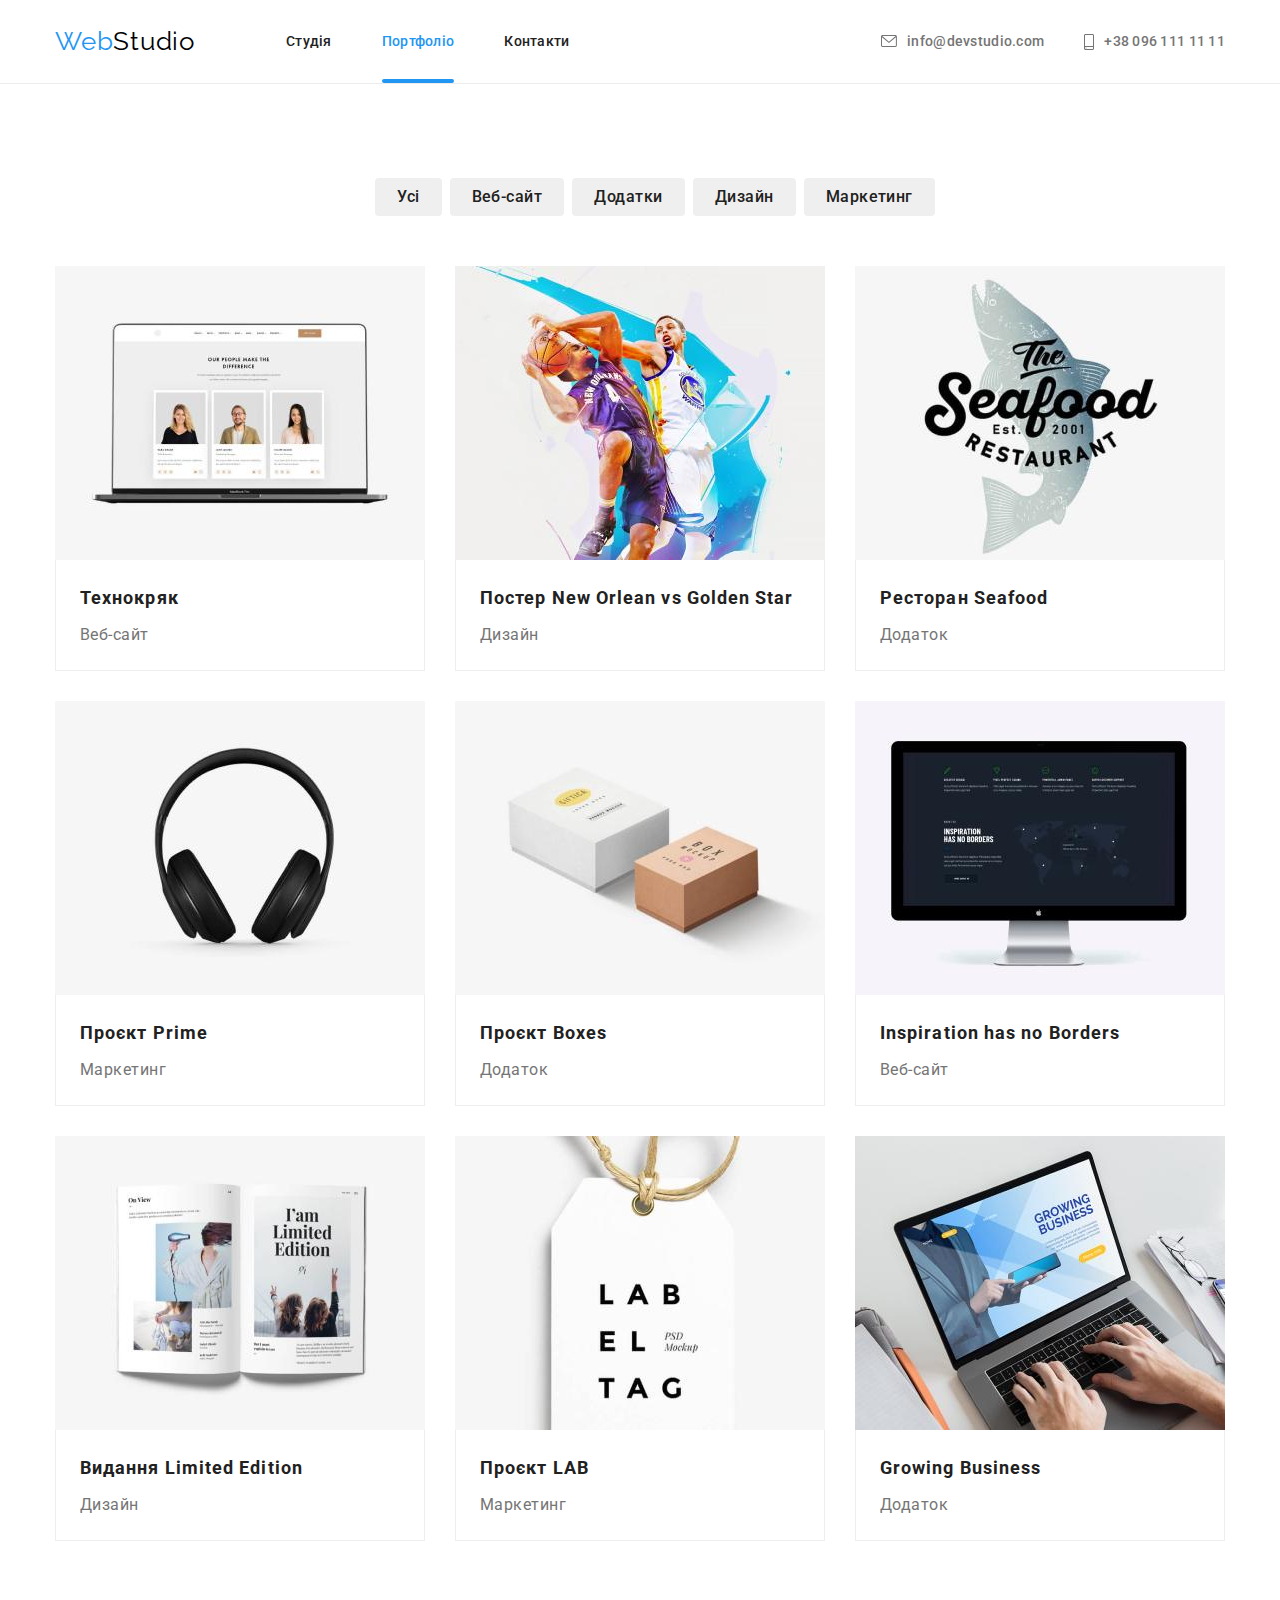
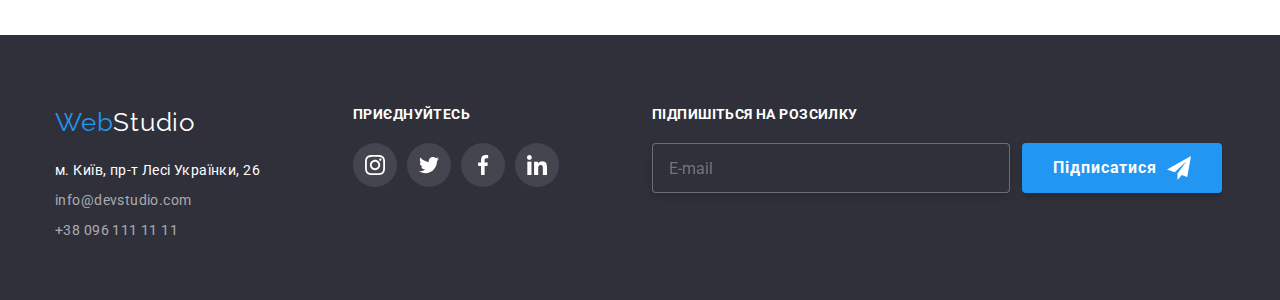
<file: portfolio.html>
<!DOCTYPE html>
<html lang="en">
  <head>
    <meta charset="UTF-8" />
    <meta http-equiv="X-UA-Compatible" content="IE=edge" />
    <meta name="viewport" content="width=device-width, initial-scale=1.0" />
    <title>Document</title>
    <link
      href="https://fonts.googleapis.com/css2?family=Raleway:wght@700&family=Roboto:wght@400;500;700;900&display=swap"
      rel="stylesheet"
    />
    <link
      rel="stylesheet"
      href="https://cdn.jsdelivr.net/npm/modern-normalize@1.1.0/modern-normalize.min.css"
    />
    <link rel="stylesheet" href="./css/main.min.css" />
  </head>
  <body class="page">
    <!-- Шапка -->
    <header class="page-header">
      <div class="container flex">
        <a href="./index.html" class="logo" lang="en"><span class="logo__text">Web</span>Studio</a>
        <nav>
          <ul class="site-nav">
            <li class="site-nav__item">
              <a class="site-nav__link" href="./index.html">Студія</a>
            </li>
            <li class="site-nav__item">
              <a class="site-nav__link current" href="./portfolio.html">Портфоліо</a>
            </li>
            <li class="site-nav__item">
              <div>
                <a class="site-nav__link" href="/">Контакти</a>
              </div>
            </li>
          </ul>
        </nav>
        <ul class="address-nav">
          <li class="address-nav__item">
            <a class="address-nav__email" href="mailto:info@devstudio.com"
              ><svg class="address-nav__pic" width="16" height="12">
                <use href="./img/sprite.svg#envelope"></use></svg
              >info@devstudio.com</a
            >
          </li>
          <li class="address-nav__item">
            <a class="address-nav__tel" href="tel:+380961111111"
              ><svg class="address-nav__pic" width="10" height="16">
                <use href="./img/sprite.svg#smartphone"></use></svg
              >+38 096 111 11 11</a
            >
          </li>
        </ul>
      </div>
    </header>

    <!-- Портфоліо -->
    <main class="portfolio">
      <section class="section">
        <div class="container">
          <h1 class="visually-hidden">Що ми пропонуємо</h1>
          <ul class="portfolio__list container">
            <li class="portfolio__list--item">
              <button class="portfolio__list--btn" type="button" name="Усі">Усі</button>
            </li>
            <li class="portfolio__list--item">
              <button class="portfolio__list--btn" type="button" name="Усі">Веб-сайт</button>
            </li>
            <li class="portfolio__list--item">
              <button class="portfolio__list--btn" type="button" name="Усі">Додатки</button>
            </li>
            <li class="portfolio__list--item">
              <button class="portfolio__list--btn" type="button" name="Усі">Дизайн</button>
            </li>
            <li class="portfolio__list--item">
              <button class="portfolio__list--btn" type="button" name="Усі">Маркетинг</button>
            </li>
          </ul>
        </div>
        <ul class="portfolio-projects container card-set">
          <li class="card-set__item">
            <a class="card-set__link" href="">
              <div class="card-set__pic">
                <img src="./img/portfolio1.jpg" alt="Технокряк" width="370" height="294" />
                <div class="overlay">
                  <p class="overlay__text">
                    Ресурс пропонує комплексні пропозиції з різним рівнем функціоналу та сервісів.
                    Все це дозволить відвідувачу отримати вичерпні відомості про компанію чи
                    приватну особу.
                  </p>
                </div>
              </div>
              <div class="card-set__figcaption">
                <h2 class="card-set__tittle">Технокряк</h2>
                <p class="card-set__text">Веб-сайт</p>
              </div>
            </a>
          </li>
          <li class="card-set__item">
            <a class="card-set__link" href="">
              <div class="card-set__pic">
                <img
                  src="./img/portfolio2.jpg"
                  alt="Постер New Orlean vs Golden Star"
                  width="370"
                  height="294"
                />
                <div class="overlay">
                  <p class="overlay__text">
                    Ресурс пропонує комплексні пропозиції з різним рівнем функціоналу та сервісів.
                    Все це дозволить відвідувачу отримати вичерпні відомості про компанію чи
                    приватну особу.
                  </p>
                </div>
              </div>
              <div class="card-set__figcaption">
                <h2 class="card-set__tittle">Постер New Orlean vs Golden Star</h2>
                <p class="card-set__text">Дизайн</p>
              </div>
            </a>
          </li>
          <li class="card-set__item">
            <a class="card-set__link" href="">
              <div class="card-set__pic">
                <img src="./img/portfolio3.jpg" alt="Ресторан Seafood" width="370" height="294" />
                <div class="overlay">
                  <p class="overlay__text">
                    Ресурс пропонує комплексні пропозиції з різним рівнем функціоналу та сервісів.
                    Все це дозволить відвідувачу отримати вичерпні відомості про компанію чи
                    приватну особу.
                  </p>
                </div>
              </div>
              <div class="card-set__figcaption">
                <h2 class="card-set__tittle">Ресторан Seafood</h2>
                <p class="card-set__text">Додаток</p>
              </div>
            </a>
          </li>
          <li class="card-set__item">
            <a class="card-set__link" href="">
              <div class="card-set__pic">
                <img src="./img/portfolio4.jpg" alt="Проєкт Prime" width="370" height="294" />
                <div class="overlay">
                  <p class="overlay__text">
                    Ресурс пропонує комплексні пропозиції з різним рівнем функціоналу та сервісів.
                    Все це дозволить відвідувачу отримати вичерпні відомості про компанію чи
                    приватну особу.
                  </p>
                </div>
              </div>
              <div class="card-set__figcaption">
                <h2 class="card-set__tittle">Проєкт Prime</h2>
                <p class="card-set__text">Маркетинг</p>
              </div>
            </a>
          </li>
          <li class="card-set__item">
            <a class="card-set__link" href="">
              <div class="card-set__pic">
                <img src="./img/portfolio5.jpg" alt="Проєкт Boxes" width="370" height="294" />
                <div class="overlay">
                  <p class="overlay__text">
                    Ресурс пропонує комплексні пропозиції з різним рівнем функціоналу та сервісів.
                    Все це дозволить відвідувачу отримати вичерпні відомості про компанію чи
                    приватну особу.
                  </p>
                </div>
              </div>
              <div class="card-set__figcaption">
                <h2 class="card-set__tittle">Проєкт Boxes</h2>
                <p class="card-set__text">Додаток</p>
              </div>
            </a>
          </li>
          <li class="card-set__item">
            <a class="card-set__link" href="">
              <div class="card-set__pic">
                <img
                  src="./img/portfolio6.jpg"
                  alt="Inspiration has no Borders"
                  width="370"
                  height="294"
                />
                <div class="overlay">
                  <p class="overlay__text">
                    Ресурс пропонує комплексні пропозиції з різним рівнем функціоналу та сервісів.
                    Все це дозволить відвідувачу отримати вичерпні відомості про компанію чи
                    приватну особу.
                  </p>
                </div>
              </div>
              <div class="card-set__figcaption">
                <h2 class="card-set__tittle">Inspiration has no Borders</h2>
                <p class="card-set__text">Веб-сайт</p>
              </div>
            </a>
          </li>
          <li class="card-set__item">
            <a class="card-set__link" href="">
              <div class="card-set__pic">
                <img
                  src="./img/portfolio7.jpg"
                  alt="Видання Limited Edition"
                  width="370"
                  height="294"
                />
                <div class="overlay">
                  <p class="overlay__text">
                    Ресурс пропонує комплексні пропозиції з різним рівнем функціоналу та сервісів.
                    Все це дозволить відвідувачу отримати вичерпні відомості про компанію чи
                    приватну особу.
                  </p>
                </div>
              </div>
              <div class="card-set__figcaption">
                <h2 class="card-set__tittle">Видання Limited Edition</h2>
                <p class="card-set__text">Дизайн</p>
              </div>
            </a>
          </li>
          <li class="card-set__item">
            <a class="card-set__link" href="">
              <div class="card-set__pic">
                <img src="./img/portfolio8.jpg" alt="Проєкт LAB" width="370" height="294" />
                <div class="overlay">
                  <p class="overlay__text">
                    Ресурс пропонує комплексні пропозиції з різним рівнем функціоналу та сервісів.
                    Все це дозволить відвідувачу отримати вичерпні відомості про компанію чи
                    приватну особу.
                  </p>
                </div>
              </div>
              <div class="card-set__figcaption">
                <h2 class="card-set__tittle">Проєкт LAB</h2>
                <p class="card-set__text">Маркетинг</p>
              </div>
            </a>
          </li>
          <li class="card-set__item">
            <a class="card-set__link" href="">
              <div class="card-set__pic">
                <img src="./img/portfolio9.jpg" alt="Growing Business" width="370" height="294" />
                <div class="overlay">
                  <p class="overlay__text">
                    Ресурс пропонує комплексні пропозиції з різним рівнем функціоналу та сервісів.
                    Все це дозволить відвідувачу отримати вичерпні відомості про компанію чи
                    приватну особу.
                  </p>
                </div>
              </div>
              <div class="card-set__figcaption">
                <h2 class="card-set__tittle">Growing Business</h2>
                <p class="card-set__text">Додаток</p>
              </div>
            </a>
          </li>
        </ul>
      </section>
    </main>

    <!-- Контакти -->
    <footer class="page-footer">
      <div class="container footer-box">
        <div>
          <div class="footer-nav">
            <a class="logo__white" href="./portfolio.html"
              ><span class="logo__text">Web</span>Studio</a
            >
          </div>
          <div>
            <address>
              <ul class="footer-address">
                <li class="footer-address__item">
                  <a class="footer-address__address" href="https://www.google.com/maps/preview"
                    >м. Київ, пр-т Лесі Українки, 26</a
                  >
                </li>
                <li class="footer-address__item">
                  <a class="footer-address__email" href="mailto:">info@devstudio.com</a>
                </li>
                <li class="footer-address__item">
                  <a class="footer-address__tel" href="tel:+380961111111">+38 096 111 11 11</a>
                </li>
              </ul>
            </address>
          </div>
        </div>
        <div class="footer-social">
          <p class="superscript">приєднуйтесь</p>
          <ul class="footer-social__list">
            <li>
              <a class="footer-social__link socials" href=""
                ><svg class="footer-social__icon" width="20" height="20">
                  <use href="./img/sprite.svg#instagram"></use></svg
              ></a>
            </li>
            <li>
              <a class="footer-social__link socials" href=""
                ><svg class="footer-social__icon" width="20" height="20">
                  <use href="./img/sprite.svg#twitter"></use></svg
              ></a>
            </li>
            <li>
              <a class="footer-social__link socials" href=""
                ><svg class="footer-social__icon" width="20" height="20">
                  <use href="./img/sprite.svg#facebook"></use></svg
              ></a>
            </li>
            <li>
              <a class="footer-social__link socials" href=""
                ><svg class="footer-social__icon" width="20" height="20">
                  <use href="./img/sprite.svg#linkedin"></use></svg
              ></a>
            </li>
          </ul>
        </div>
        <div>
          <p class="superscript">Підпишіться на розсилку</p>
          <form class="form-subscribe">
            <input
              class="form-subscribe__input"
              type="email"
              placeholder="E-mail"
              name="Email"
              required
            />
            <button class="form-subscribe__btn button" type="submit">
              Підписатися
              <svg class="form-subscribe__icon" width="24" height="24">
                <use href="./img/sprite.svg#icon-submit"></use>
              </svg>
            </button>
          </form>
        </div>
      </div>
    </footer>
  </body>
</html>
</file>
<file: css/main.min.css>
:root{--white: #ffffff;--whitesmoke: #f5f5f5;--black: #000000;--black-footer: rgba(255, 255, 255, 0.6);--blue: #2196f3;--grey: #757575;--nero: #212121;--black-rock: #2f303a}.visually-hidden{position:absolute;width:1px;height:1px;margin:-1px;border:0;padding:0;white-space:nowrap;clip-path:inset(100%);clip:rect(0 0 0 0);overflow:hidden}h1,h2,h3,h4,h5,h6,p,ul{list-style:none;padding:0;margin:0}.section__tittle{color:var(--nero);font-size:28px;font-weight:700;line-height:1.1785714286;text-align:center;letter-spacing:.03em;margin-bottom:30px;justify-content:center}@media screen and (min-width: 1200px){.section__tittle{font-size:36px;line-height:1.1666666667;margin-bottom:50px}}.flex{display:flex;align-items:center}.card-set{display:flex;flex-wrap:wrap;gap:30px}.list{margin:0;padding:0;list-style:none}.page{font-family:Roboto,sans-serif;color:var(--nero);background-color:var(--white)}.container{width:100%;padding-left:15px;padding-right:15px;margin-left:auto;margin-right:auto}@media screen and (min-width: 480px){.container{width:480px}}@media screen and (min-width: 768px){.container{width:768px}}@media screen and (min-width: 1200px){.container{width:1200px}}.section{padding-top:60px;padding-bottom:60px}@media screen and (min-width: 1200px){.section{padding-top:94px;padding-bottom:94px}}.logo{font-family:Raleway,sans-serif;font-size:24px;color:var(--black);text-decoration:none;line-height:1.1666666667;letter-spacing:.03em;padding-top:16px;padding-bottom:16px;padding-left:15px}@media screen and (min-width: 768px){.logo{padding-top:26px;padding-bottom:26px;margin-right:88px}}@media screen and (min-width: 1200px){.logo{font-size:26px;line-height:1.1923076923;margin-right:91px}}.logo__white{font-family:Raleway,sans-serif;font-size:26px;color:var(--white);text-decoration:none;line-height:1.2;letter-spacing:.03em}.logo__text{color:var(--blue)}.subtitle{position:absolute;width:100%;background-color:rgba(47,48,58,.8);bottom:0;font-size:14px;font-weight:700;line-height:1.14;text-align:center;letter-spacing:.03em;text-transform:uppercase;color:#fff;padding-top:27px;padding-bottom:27px}.button{font-family:inherit;font-weight:700;line-height:1.88;letter-spacing:.06em;border:none;border-radius:4px;padding:10px 24px;box-shadow:0px 4px 4px rgba(0,0,0,.15);color:var(--white);background-color:var(--blue);transition:background-color 250ms cubic-bezier(0.4, 0, 0.2, 1)}@media screen and (min-width: 1200px){.button{padding:10px 32px}}.button:hover,.button:focus{cursor:pointer;background-color:#188ce8}.modal-window__btn{padding:10px 52px;margin:auto}.form-subscribe__btn{display:flex;padding:10px 28px;margin-left:12px;width:200px}@media screen and (min-width: 768px){.form-subscribe__btn{justify-content:center;align-items:center;margin:0 auto}}.socials{display:flex;flex-direction:row;justify-content:center;align-items:center;width:44px;height:44px;border-radius:50%;transition:background-color 250ms cubic-bezier(0.4, 0, 0.2, 1)}.social-link{fill:#afb1b8}.social-link:hover,.social-link:focus{background-color:var(--blue);outline:rgba(0,0,0,0)}.social-icon{transition:fill 250ms cubic-bezier(0.4, 0, 0.2, 1)}.social-link:hover .social-icon,.social-link:focus .social-icon{fill:var(--white)}.footer-social__link{fill:var(--white);background-color:rgba(255,255,255,.1)}.footer-social__link:hover,.footer-social__link:focus{background-color:var(--blue);outline:rgba(0,0,0,0)}.footer-social__link:hover .footer-social__icon,.footer-social__link:focus .footer-social__icon{fill:var(--white)}.modal{position:absolute;width:450px;max-width:100%;height:609px;left:50%;top:50%;border-radius:4px;padding:40px;transform:translate(-50%, -50%) scale(1);background:#fff;transition:transform 250ms cubic-bezier(0.4, 0, 0.2, 1)}@media screen and (min-width: 1200px){.modal{width:528px;height:581px}}.modal__button--close{display:flex;position:absolute;top:8px;right:8px;border-radius:50%;width:30px;height:30px;padding:6px;fill:var(--black);background-color:var(--white);border:1px solid rgba(0,0,0,.1);transition:fill 250ms cubic-bezier(0.4, 0, 0.2, 1)}.modal__button--close:hover,.modal__button--close:focus{cursor:pointer;fill:var(--blue)}.modal-window{display:flex;flex-direction:column}.modal-window__tittle{font-weight:700;font-size:18px;line-height:1.5;text-align:center;letter-spacing:.03em;margin-bottom:12px}@media screen and (min-width: 480px){.modal-window__tittle{font-size:20px}}@media screen and (min-width: 1200px){.modal-window__tittle{line-height:1.15}}.modal-window__box{position:relative;display:flex;flex-direction:column;margin-bottom:10px}.modal-window__label{margin-bottom:4px;font-size:12px;line-height:1.16;letter-spacing:.01em;color:#757575}.modal-window__input{padding:12px 16px;font-size:12px;line-height:1.16;letter-spacing:.01em;height:40px;cursor:pointer;padding:12px 0 12px 45px;border:1px solid rgba(33,33,33,.2);border-radius:4px;transition:border-color 250ms cubic-bezier(0.4, 0, 0.2, 1)}@media screen and (min-width: 480px){.modal-window__input{width:370px}}@media screen and (min-width: 1200px){.modal-window__input{width:448px;line-height:1.16}}.modal-window__input:hover,.modal-window__input:focus{border-color:var(--blue);outline:rgba(0,0,0,0)}.modal-window__input:hover+.modal-window__icon,.modal-window__input:focus+.modal-window__icon{fill:var(--blue)}.modal-window__icon{position:absolute;left:12px;bottom:11px;cursor:pointer;transition:fill 250ms cubic-bezier(0.4, 0, 0.2, 1)}.textarea{resize:none;height:120px;padding:12px 16px}.checkbox{display:flex;align-items:center;font-size:9px;line-height:1.1666666667;letter-spacing:.03em;color:var(--grey);margin-bottom:30px;margin-top:20px;justify-content:center}@media screen and (min-width: 480px){.checkbox{font-size:12px}}@media screen and (min-width: 1200px){.checkbox{font-size:14px;line-height:1.7142857143}}.checkbox__icon{margin-right:7px;width:16px;height:15px;border:2px solid #000;border-radius:2px;cursor:pointer}.checkbox__input:checked+.checkbox__icon{background-color:var(--blue);fill:var(--white);border:rgba(0,0,0,0)}.checkbox__sub--icon{display:none}.checkbox__input:checked+.checkbox__icon .checkbox__sub--icon{display:block}.checkbox__privacy--link{color:var(--blue)}.backdrop{position:fixed;top:0;left:0;width:100vw;height:100vh;background-color:rgba(0,0,0,.2);transition:opacity 250ms cubic-bezier(0.4, 0, 0.2, 1),visibility 250ms cubic-bezier(0.4, 0, 0.2, 1)}.backdrop.is-hidden{opacity:0;visibility:hidden;pointer-events:none}.backdrop.is-hidden .modal{transform:translate(-50%, -50%) scale(0.1)}.page-header__menu--btn{width:40px;height:40px;background-color:rgba(0,0,0,0);border:none;padding:0;display:flex;justify-content:center;align-items:center;margin-left:auto}@media screen and (min-width: 768px){.page-header__menu--btn{display:none}}.page-header__menu--icon{fill:var(--black);width:40px;height:40px;transition:color 250ms cubic-bezier(0.4, 0, 0.2, 1)}.page-header__menu--icon:hover,.page-header__menu--icon:focus{fill:var(--blue)}.menu-container{position:relative}.menu-toggle{display:flex;position:absolute;top:10px;right:15px;width:40px;height:40px;padding:6px;fill:var(--black);background-color:rgba(0,0,0,0);border:none;transition:color 250ms cubic-bezier(0.4, 0, 0.2, 1)}.menu-toggle:hover,.menu-toggle:focus{cursor:pointer;color:var(--blue)}.menu-container{display:flex;flex-direction:column;justify-content:space-between;position:fixed;top:0;left:0;width:100vw;height:100vh;padding:48px 40px;background-color:var(--white);z-index:999;transform:translateX(100%);transition:transform 250ms ease-in-out}.menu-container.is-open{transform:translateX(0)}.mobile__list{display:flex;flex-direction:column;gap:32px}.mobile__link{font-family:"Roboto";font-style:normal;font-weight:500;font-size:40px;line-height:1.175;letter-spacing:.02em;color:var(--nero);text-decoration:none;transition:color 250ms cubic-bezier(0.4, 0, 0.2, 1)}.mobile__link:hover,.mobile__link:focus{color:var(--blue)}.mobile__link.current{color:var(--blue)}.mobile-address__item{margin-bottom:32px}.mobile-address__link--tel{font-family:"Roboto";font-style:normal;font-weight:500;font-size:27px;line-height:1.1764705882;letter-spacing:.02em;text-decoration:none;color:var(--blue)}@media screen and (min-width: 480px){.mobile-address__link--tel{font-size:34px}}.mobile-address__link--mail{font-family:"Roboto";font-style:normal;font-weight:500;font-size:24px;line-height:28px;letter-spacing:.02em;text-decoration:none;color:var(--grey)}.mobile-social__list{display:flex;flex-direction:row;gap:10px}.mobile-social__item{display:flex;align-items:center}.mobile-social__item:not(:last-child)::after{margin-left:10px;margin-right:10px;content:"";display:block;width:1px;height:22px;background-color:rgba(33,33,33,.2)}.mobile-social__link{text-decoration:none;font-family:"Roboto";font-style:normal;font-weight:500;font-size:10px;line-height:1.2222222222;letter-spacing:.02em;color:var(--blue)}@media screen and (min-width: 480px){.mobile-social__link{font-size:18px}}.page-header{border-bottom:1px solid #ececec}.container.flex{padding-left:0}.site-nav,.address-nav{display:none}@media screen and (min-width: 768px){.site-nav,.address-nav{display:flex;list-style:none;margin-left:auto;margin-top:0;margin-bottom:0}}.site-nav__item{margin-right:50px}.site-nav__item:last-child,.address-nav__item:last-child{margin-right:0}.site-nav__link{display:flex;position:relative;color:var(--nero);font-weight:500;text-decoration:none;font-size:14px;letter-spacing:.02em;padding-top:32px;padding-bottom:32px;transition:color 250ms cubic-bezier(0.4, 0, 0.2, 1)}.site-nav__link:hover,.site-nav__link:focus{color:var(--blue)}.site-nav__link.current{color:var(--blue);position:relative;transition-property:background-color 250ms cubic-bezier(0.4, 0, 0.2, 1)}.site-nav__link.current::after{position:absolute;bottom:-1px;left:0px;content:"";width:100%;height:4px;border-radius:2px;background-color:var(--blue)}.site-nav__link:hover::after,.site-nav__link:focus::after{position:absolute;bottom:-1px;left:0px;content:"";width:100%;height:4px;border-radius:2px;background-color:var(--blue)}.site-nav__link::after{content:"";background-color:rgba(0,0,0,0);transition:background-color 250ms cubic-bezier(0.4, 0, 0.2, 1)}@media screen and (min-width: 768px){.address-nav{display:flex;flex-direction:column;gap:10px;margin-left:auto}}@media screen and (min-width: 1200px){.address-nav{flex-direction:row}}@media screen and (min-width: 768px){.address-nav__item{margin-right:auto}}@media screen and (min-width: 1200px){.address-nav__item{margin-right:30px}}.address-nav__email,.address-nav__tel{display:flex;align-items:center;color:var(--grey);font-weight:500;line-height:1.14;text-decoration:none;font-size:14px;letter-spacing:.02em;padding-top:32px;padding-bottom:32px;transition:color 250ms cubic-bezier(0.4, 0, 0.2, 1)}@media screen and (min-width: 768px){.address-nav__email,.address-nav__tel{padding:0}}@media screen and (min-width: 1200px){.address-nav__email,.address-nav__tel{padding-top:32px;padding-bottom:32px}}.address-nav__email:hover,.address-nav__email:focus,.address-nav__tel:hover,.address-nav__tel:focus{color:var(--blue)}.address-nav__pic{fill:currentColor;margin-right:10px}.hero{background-color:var(--black-rock);text-align:center;padding-top:118px;padding-bottom:118px;max-width:1600px;margin:0 auto;background-repeat:no-repeat;background-position:center;background-size:cover;background-image:linear-gradient(to right, rgba(47, 48, 58, 0.4), rgba(47, 48, 58, 0.4)),url(../img/hero/hero480.jpg)}@media(min-device-pixel-ratio: 2),(min-resolution: 192dpi),(min-resolution: 2dppx){.hero{background-image:linear-gradient(to right, rgba(47, 48, 58, 0.4), rgba(47, 48, 58, 0.4)),url(../img/hero/hero480@2x.jpg)}}@media screen and (min-width: 768px){.hero{background-image:linear-gradient(to right, rgba(47, 48, 58, 0.4), rgba(47, 48, 58, 0.4)),url(../img/hero/hero768.jpg)}}@media screen and (min-width: 768px)and (min-device-pixel-ratio: 2),screen and (min-width: 768px)and (min-resolution: 192dpi),screen and (min-width: 768px)and (min-resolution: 2dppx){.hero{background-image:linear-gradient(to right, rgba(47, 48, 58, 0.4), rgba(47, 48, 58, 0.4)),url(../img/hero/hero768@2x.jpg)}}@media screen and (min-width: 1200px){.hero{padding-top:200px;padding-bottom:200px;background-image:linear-gradient(to right, rgba(47, 48, 58, 0.4), rgba(47, 48, 58, 0.4)),url(../img/hero/hero1200.jpg)}}@media screen and (min-width: 1200px)and (min-device-pixel-ratio: 2),screen and (min-width: 1200px)and (min-resolution: 192dpi),screen and (min-width: 1200px)and (min-resolution: 2dppx){.hero{background-image:linear-gradient(to right, rgba(47, 48, 58, 0.4), rgba(47, 48, 58, 0.4)),url(../img/hero/hero1200@2x.jpg)}}.hero__tittle{font-weight:900;color:var(--white);font-size:20px;line-height:1.6153846154;text-align:center;letter-spacing:.06em;text-transform:uppercase;max-width:360px;margin-left:auto;margin-right:auto;margin-bottom:30px}@media screen and (min-width: 480px){.hero__tittle{font-size:26px}}@media screen and (min-width: 1200px){.hero__tittle{font-size:44px;line-height:1.3636363636}}@media screen and (min-width: 1200px){.hero__tittle{max-width:696px}}.spacials__list{display:flex;flex-wrap:wrap;gap:30px;justify-content:center}@media screen and (min-width: 768px){.spacials__item{flex-basis:calc((100% - 30px)/2)}}@media screen and (min-width: 1200px){.spacials__item{flex-basis:calc((100% - 90px)/4)}}.spacials__pics{display:flex;height:120px;justify-content:center;align-items:center;margin-bottom:30px;background-color:#f5f4fa}.spacials__tittle{color:var(--nero);font-size:14px;line-height:1.14;font-size:14px;letter-spacing:.03em;text-transform:uppercase;text-align:center;padding:0;margin-bottom:10px}@media screen and (min-width: 768px){.spacials__tittle{text-align:left}}.spacials__text{color:var(--grey);font-size:14px;font-weight:400;line-height:1.71;font-size:14px;letter-spacing:.03em}.presentation.section{display:none}@media screen and (min-width: 1200px){.presentation.section{display:block;padding-top:0}}@media screen and (min-width: 1200px){.software{list-style:none;display:flex;gap:30px;margin-top:0;margin-bottom:0;line-height:0}}@media screen and (min-width: 1200px){.software__item{flex-basis:calc((100% - 60px)/3)}}@media screen and (min-width: 1200px){.relative{position:relative}}.team{background-color:#f5f4fa;padding-bottom:94px}.team__list{list-style:none;display:flex;flex-wrap:wrap;justify-content:center;text-align:center;gap:30px;margin-top:0;margin-bottom:0;line-height:0}.team__item{flex-basis:calc((100% - 0px)/1)}@media screen and (min-width: 768px){.team__item{flex-basis:calc((100% - 60px)/2)}}@media screen and (min-width: 1200px){.team__item{flex-basis:calc((100% - 90px)/4)}}.team__pic{background-color:var(--white);border-radius:0 0 4px 4px;box-shadow:0px 1px 3px rgba(0,0,0,.12),0px 1px 1px rgba(0,0,0,.14),0px 2px 1px rgba(0,0,0,.2)}.team__figcaption{padding-top:30px;padding-bottom:16px}.team__subtittle{color:var(--nero);font-size:16px;line-height:1.19;letter-spacing:.03em;text-align:center;margin-bottom:10px}.team__text{color:var(--grey);line-height:1.19;letter-spacing:.03em;text-align:center}.team__social--list{display:flex;justify-content:center;padding-bottom:30px;border-radius:0px 0px 4px 4px;gap:10px}.team__social--link{display:flex;flex-direction:row;justify-content:center;align-items:center;width:44px;height:44px;border-radius:50%;fill:#afb1b8;transition:background-color 250ms cubic-bezier(0.4, 0, 0.2, 1)}.team__social--link:hover,.team__social--link:focus{background-color:var(--blue);outline:rgba(0,0,0,0)}.team__social--link:hover .team__social--icon,.team__social--link:focus .team__social--icon{fill:var(--white)}.team__social--icon{transition:fill 250ms cubic-bezier(0.4, 0, 0.2, 1)}.client__list{display:flex;justify-content:center;gap:30px;flex-wrap:wrap}.client__item{flex-basis:calc((100% - 30px)/2)}@media screen and (min-width: 768px){.client__item{flex-basis:calc((100% - 60px)/3)}}@media screen and (min-width: 1200px){.client__item{flex-basis:calc((100% - 150px)/6)}}.client__link{display:flex;height:92px;border:1px solid #afb1b8;border-radius:4px;color:#afb1b8;transition:color 250ms cubic-bezier(0.4, 0, 0.2, 1),border 250ms cubic-bezier(0.4, 0, 0.2, 1)}.client__link:hover,.client__link:focus{border-color:var(--blue);color:var(--blue);outline:rgba(0,0,0,0)}.client__icon{fill:currentColor;width:100%;height:92px}.page-footer{background-color:var(--black-rock);display:flex;flex-direction:column;align-items:flex-start;padding-top:60px;padding-bottom:60px}.footer-box{display:flex;flex-direction:column;text-align:center}@media screen and (min-width: 768px){.footer-box{flex-direction:row;flex-wrap:wrap}}@media screen and (min-width: 1200px){.footer-box{flex-direction:row;text-align:left;margin-top:12px}}@media screen and (min-width: 768px){.footer-box__logo--nav{margin-left:71px}}@media screen and (min-width: 1200px){.footer-box__logo--nav{margin-left:0}}.footer-nav{margin-bottom:20px}.footer-nav__logo{font-family:Raleway;font-size:26px;color:var(--white);text-decoration:none;line-height:1.19;letter-spacing:.03em}.footer-nav__text-white{color:var(--blue)}.footer-address{text-decoration:none;list-style:none;display:flex;flex-direction:column;margin-top:0;margin-bottom:0}.footer-address__item{height:21px}.footer-address__item:not(:last-child){margin-bottom:9px}.footer-address__address,.footer-address__email,.footer-address__tel{font-size:14px;line-height:1.71;letter-spacing:.03em;font-style:normal;color:var(--white);text-decoration:none}.footer-address__email,.footer-address__tel{color:var(--black-footer);transition:color 250ms cubic-bezier(0.4, 0, 0.2, 1)}.footer-address__tel:hover,.footer-address__tel:focus,.footer-address__email:hover,.footer-address__email:focus{color:var(--blue)}.footer-social{display:block;margin:60px auto}@media screen and (min-width: 768px){.footer-social{margin-right:74px;margin-top:0}}@media screen and (min-width: 1200px){.footer-social{margin:0 93px}}@media screen and (min-width: 768px){.form-box{padding-top:60px;margin:0 auto}}@media screen and (min-width: 1200px){.form-box{padding-top:0}}.superscript{font-weight:700;font-size:14px;line-height:1.14;letter-spacing:.03em;text-transform:uppercase;color:#fff;margin-bottom:20px}.footer-social__list{display:flex;gap:10px}.footer-social__link{display:flex;flex-direction:row;justify-content:center;align-items:center;width:44px;height:44px;border-radius:50%;fill:var(--white);background-color:rgba(255,255,255,.1);transition:background-color 250ms cubic-bezier(0.4, 0, 0.2, 1)}.footer-social__link:hover,.footer-social__link:focus{background-color:var(--blue);outline:rgba(0,0,0,0)}.footer-social__link:hover .footer-social__icon,.footer-social__link:focus .footer-social__icon{fill:var(--white)}.form-subscribe{display:flex;flex-wrap:wrap;justify-content:center}@media screen and (min-width: 768px){.form-subscribe{flex-direction:column}}@media screen and (min-width: 1200px){.form-subscribe{flex-direction:row}}.form-subscribe__input{width:450px;height:50px;border:1px solid rgba(255,255,255,.3);filter:drop-shadow(0px 4px 4px rgba(0, 0, 0, 0.15));border-radius:4px;margin-bottom:20px;padding-left:16px;outline:rgba(0,0,0,0);cursor:pointer;background-color:var(--black-rock);transition:border-color 250ms cubic-bezier(0.4, 0, 0.2, 1)}@media screen and (min-width: 1200px){.form-subscribe__input{width:358px;margin:auto;margin-right:12px}}.form-subscribe__input:hover,.form-subscribe__input:focus{border-color:var(--blue)}.form-subscribe__icon{fill:var(--white);margin-left:10px}.portfolio{background-color:var(--white)}.portfolio__list{display:flex;flex-direction:row;justify-content:center;list-style:none;margin-top:0;margin-bottom:50px;gap:8px}.portfolio__list--btn{font-style:inherit;color:var(--nero);cursor:pointer;font-weight:500;line-height:1.63;letter-spacing:.03em;padding:6px 22px;border:none;border-radius:4px;transition:color 250ms cubic-bezier(0.4, 0, 0.2, 1),background-color 250ms cubic-bezier(0.4, 0, 0.2, 1),box-shadow 250ms cubic-bezier(0.4, 0, 0.2, 1)}.portfolio__list--btn:hover,.portfolio__list--btn:focus{color:var(--white);border:var(--blue);background-color:var(--blue);box-shadow:0px 3px 1px rgba(0,0,0,.1),0px 1px 2px rgba(0,0,0,.08),0px 2px 2px rgba(0,0,0,.12)}.portfolio-projects{line-height:0}.card-set__item{flex-basis:calc((100% - 60px)/3);position:relative}.card-set__link:hover,.card-set__link:focus{box-shadow:0px 1px 1px rgba(0,0,0,.12),0px 4px 4px rgba(0,0,0,.06),1px 4px 6px rgba(0,0,0,.16);outline:none}.card-set__link{display:block;text-decoration:none;transition:box-shadow 250ms cubic-bezier(0.4, 0, 0.2, 1)}.card-set__pic{position:relative;overflow:hidden}.overlay{position:absolute;top:0;left:0;width:100%;height:100%;transform:translateY(100%);transition:transform 250ms cubic-bezier(0.4, 0, 0.2, 1)}.overlay__text{font-size:18px;line-height:1.56;letter-spacing:.03em;color:var(--white);background-color:var(--blue);padding:63px 24px}.card-set__link:hover .overlay,.card-set__link:focus .overlay{transform:translateY(0)}.card-set__figcaption{padding:20px 24px;border-left:1px solid #eee;border-right:1px solid #eee;border-bottom:1px solid #eee}.card-set__tittle{color:var(--nero);font-size:18px;line-height:2;letter-spacing:.06em;margin-bottom:4px;margin-top:0}.card-set__text{color:var(--grey);font-size:16px;line-height:1.88;letter-spacing:.03em;margin-bottom:0;margin-top:0}/*# sourceMappingURL=main.min.css.map */
</file>
